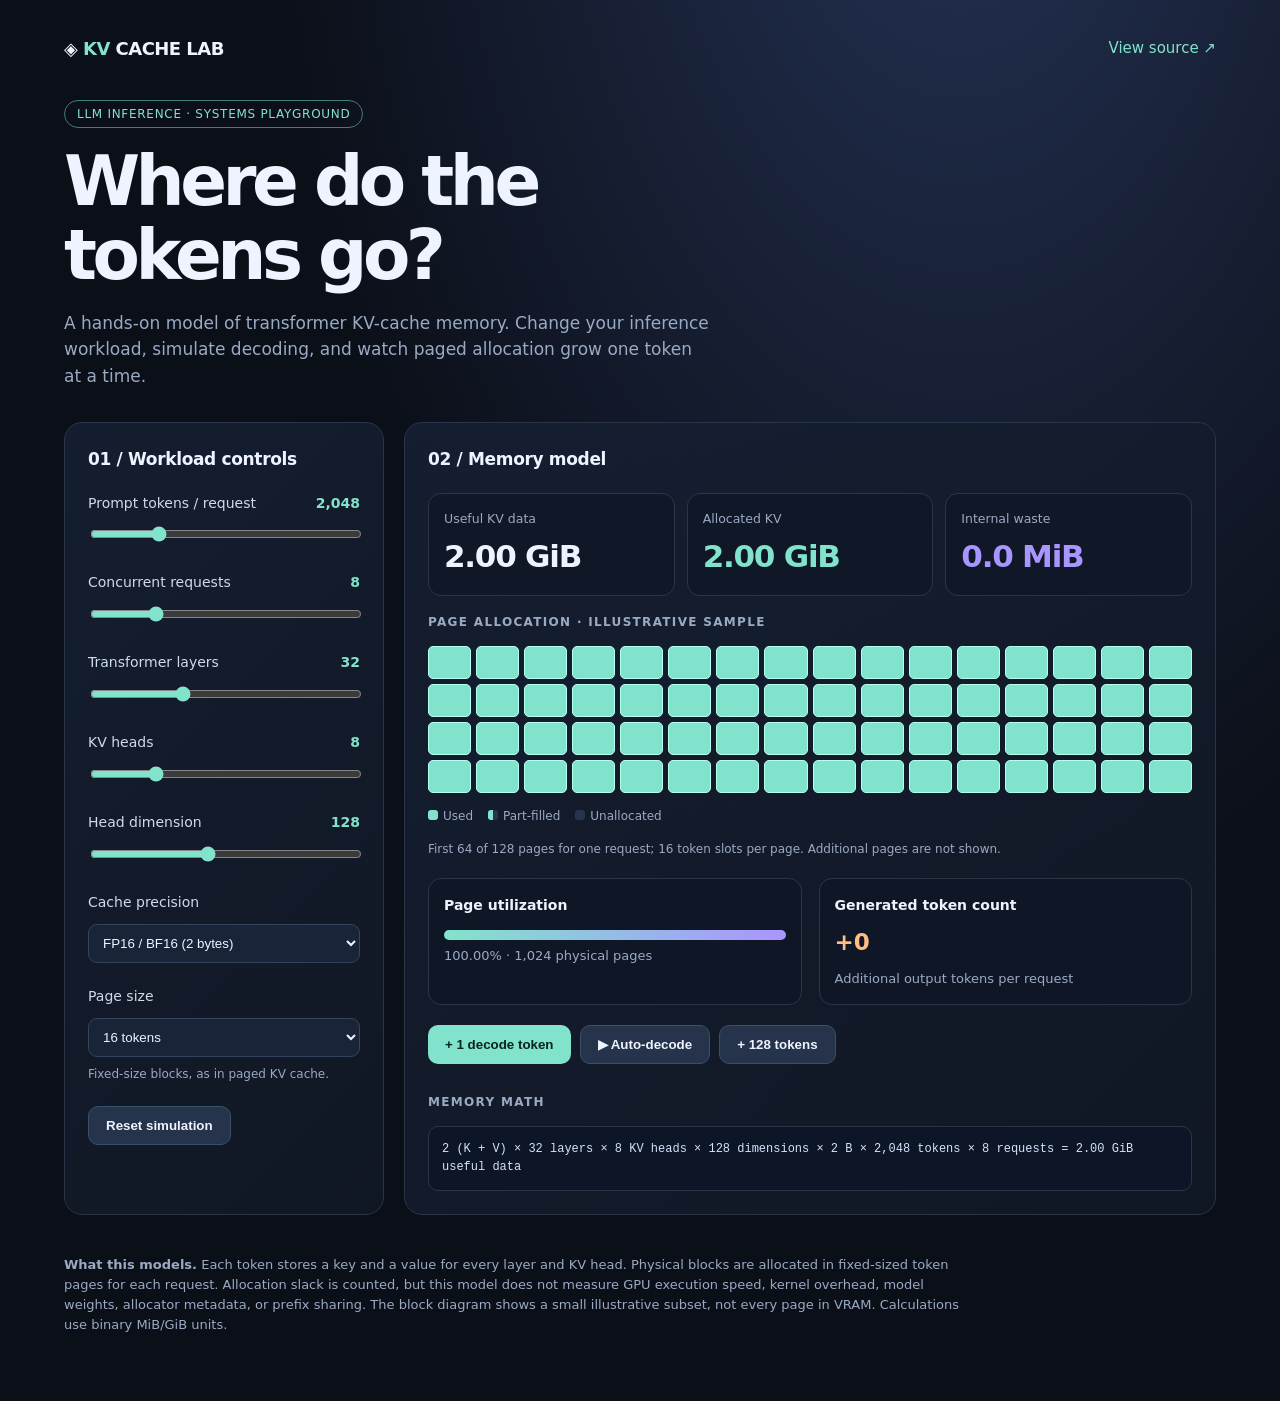
<file: lab/kv-cache/index.html>
<!doctype html>
<html lang="en">
<head>
<meta charset="utf-8"><meta name="viewport" content="width=device-width,initial-scale=1">
<meta name="theme-color" content="#0c101a">
<title>KV Cache Lab — Interactive LLM Memory Visualizer</title>
<meta name="description" content="Explore transformer KV-cache memory, paged allocation and decode token growth in an interactive, dependency-free visualization.">
<style>
:root{color-scheme:dark;--bg:#0b0f18;--panel:#131a28;--panel2:#1b2537;--line:#29364a;--fg:#eef3ff;--muted:#9aaac3;--a:#82e3cc;--b:#a995ff;--c:#ffbd84}
*{box-sizing:border-box}body{margin:0;background:radial-gradient(ellipse at 75% -20%,#253356 0%,transparent 52%),var(--bg);font:15px/1.55 system-ui,-apple-system,Segoe UI,sans-serif;color:var(--fg)}
.wrap{max-width:1200px;margin:auto;padding:35px 24px 65px}header{display:flex;justify-content:space-between;gap:20px;align-items:center;margin-bottom:37px;flex-wrap:wrap}
.logo{font-weight:800;letter-spacing:-.03em;font-size:18px}.logo span{color:var(--a)}a{color:var(--a);text-decoration:none}.tag{display:inline-block;color:var(--a);border:1px solid #417e77;border-radius:30px;padding:4px 12px;font-size:12px;letter-spacing:.06em;text-transform:uppercase}
h1{font-size:clamp(38px,6vw,69px);line-height:1.07;letter-spacing:-.065em;margin:17px 0}.intro{font-size:17px;color:var(--muted);max-width:650px;margin-bottom:33px}
.layout{display:grid;grid-template-columns:320px minmax(0,1fr);gap:20px}.panel{border:1px solid var(--line);background:linear-gradient(135deg,#162033dd,#111825ed);border-radius:18px;padding:23px;min-width:0}.panel h2{font-size:17px;margin:0 0 20px;letter-spacing:-.02em}.field{margin-bottom:23px}.field .fieldhead{display:flex;justify-content:space-between;gap:8px;margin-bottom:10px;color:#cfdaec;font-size:14px}.field output{font-variant-numeric:tabular-nums;color:var(--a);font-weight:700}
input[type=range]{width:100%;accent-color:var(--a);cursor:pointer}.hint{color:var(--muted);font-size:12px;margin-top:8px}
select{width:100%;padding:10px;border-radius:9px;background:#192439;color:var(--fg);border:1px solid #34445d}
.stats{display:grid;grid-template-columns:repeat(3,minmax(0,1fr));gap:12px}.stat{background:#101827;border:1px solid var(--line);border-radius:13px;padding:15px;min-width:0}.stat small{color:var(--muted);display:block}.stat strong{display:block;font-size:clamp(21px,2.7vw,31px);letter-spacing:-.04em;margin-top:4px;font-variant-numeric:tabular-nums}.stat:nth-child(2) strong{color:var(--a)}.stat:nth-child(3) strong{color:var(--b)}
.visual{margin-top:17px}.sectionlabel{font-size:12px;letter-spacing:.11em;color:var(--muted);font-weight:700;text-transform:uppercase;margin:0 0 14px}.legend{display:flex;gap:15px;flex-wrap:wrap;color:var(--muted);font-size:12px;margin:14px 0}.dot{display:inline-block;width:10px;height:10px;border-radius:3px;margin-right:5px}.blocks{display:grid;grid-template-columns:repeat(16,minmax(0,1fr));gap:5px}.block{aspect-ratio:1.3;border-radius:5px;background:#26354d;border:1px solid #455775;transition:background .2s}.block.full{background:var(--a);border-color:#b5fff0}.block.partial{background:linear-gradient(90deg,var(--a) 55%,#26354d 55%)}.block.free{opacity:.55}
.metrics{display:grid;grid-template-columns:1fr 1fr;gap:17px;margin-top:20px}.info{border-radius:13px;background:#0f1726;padding:15px;border:1px solid var(--line)}.info b{font-size:14px}.info p{color:var(--muted);font-size:13px;margin:6px 0 0}.meter{height:10px;border-radius:30px;overflow:hidden;background:#27354d;margin:13px 0 4px}.meter div{height:100%;background:linear-gradient(90deg,var(--a),var(--b));width:0%;transition:width .2s}
.actions{display:flex;gap:9px;flex-wrap:wrap;margin-top:20px}button{border:1px solid #3a5067;border-radius:10px;color:var(--fg);background:#26344b;padding:11px 17px;cursor:pointer;font-weight:700}button.primary{background:var(--a);color:#09231e;border:0}button:disabled{opacity:.55;cursor:default}
footer{color:var(--muted);font-size:13px;margin-top:40px;max-width:900px}.formula{font-family:ui-monospace,SFMono-Regular,Consolas,monospace;color:#d4e2fb;background:#0d1626;border:1px solid var(--line);padding:13px;border-radius:10px;overflow-wrap:anywhere;font-size:12px}
@media(max-width:850px){.layout{grid-template-columns:1fr}.stats{grid-template-columns:repeat(3,1fr)}}@media(max-width:560px){.stats{grid-template-columns:1fr}.metrics{grid-template-columns:1fr}.wrap{padding:21px 14px}.blocks{gap:3px}}
</style>
</head>
<body><div class="wrap">
<header><div class="logo">◈ <span>KV</span> CACHE LAB</div><a href="https://github.com/mneha05/nehamahesh.github.io/tree/main/lab/kv-cache">View source ↗</a></header>
<main>
<div class="tag">LLM inference · Systems playground</div>
<h1>Where do the<br>tokens go?</h1>
<p class="intro">A hands-on model of transformer KV-cache memory. Change your inference workload, simulate decoding, and watch paged allocation grow one token at a time.</p>
<div class="layout">
<aside class="panel">
<h2>01 / Workload controls</h2>
<div class="field"><div class="fieldhead"><label for="context">Prompt tokens / request</label><output id="contextOut"></output></div><input id="context" type="range" min="128" max="8192" step="128" value="2048"></div>
<div class="field"><div class="fieldhead"><label for="batch">Concurrent requests</label><output id="batchOut"></output></div><input id="batch" type="range" min="1" max="32" step="1" value="8"></div>
<div class="field"><div class="fieldhead"><label for="layers">Transformer layers</label><output id="layersOut"></output></div><input id="layers" type="range" min="8" max="80" step="8" value="32"></div>
<div class="field"><div class="fieldhead"><label for="heads">KV heads</label><output id="headsOut"></output></div><input id="heads" type="range" min="1" max="32" step="1" value="8"></div>
<div class="field"><div class="fieldhead"><label for="dim">Head dimension</label><output id="dimOut"></output></div><input id="dim" type="range" min="32" max="256" step="32" value="128"></div>
<div class="field"><div class="fieldhead"><label for="precision">Cache precision</label></div><select id="precision"><option value="2">FP16 / BF16 (2 bytes)</option><option value="1">FP8 / INT8 (1 byte)</option><option value="4">FP32 (4 bytes)</option></select></div>
<div class="field"><div class="fieldhead"><label for="page">Page size</label></div><select id="page"><option value="16">16 tokens</option><option value="32">32 tokens</option><option value="64">64 tokens</option><option value="8">8 tokens</option></select><div class="hint">Fixed-size blocks, as in paged KV cache.</div></div>
<button id="reset">Reset simulation</button>
</aside>
<section class="panel">
<h2>02 / Memory model</h2>
<div class="stats">
<div class="stat"><small>Useful KV data</small><strong id="useful">—</strong></div>
<div class="stat"><small>Allocated KV</small><strong id="allocated">—</strong></div>
<div class="stat"><small>Internal waste</small><strong id="waste">—</strong></div>
</div>
<div class="visual">
<p class="sectionlabel">Page allocation · illustrative sample</p>
<div id="blocks" class="blocks" role="img" aria-label="Illustrative allocated pages"></div>
<div class="legend"><span><i class="dot" style="background:var(--a)"></i>Used</span><span><i class="dot" style="background:linear-gradient(90deg,var(--a) 55%,#26354d 55%)"></i>Part-filled</span><span><i class="dot" style="background:#26354d"></i>Unallocated</span></div>
<div class="hint" id="sampleNote"></div>
</div>
<div class="metrics">
<div class="info"><b>Page utilization</b><div class="meter"><div id="meterFill"></div></div><p id="utilization"></p></div>
<div class="info"><b>Generated token count</b><p id="generated" style="font-size:23px;color:var(--c);font-weight:800;margin:8px 0"></p><p>Additional output tokens per request</p></div>
</div>
<div class="actions"><button id="step" class="primary">+ 1 decode token</button><button id="play">▶ Auto-decode</button><button id="plus">+ 128 tokens</button></div>
<p class="sectionlabel" style="margin-top:29px">Memory math</p><div class="formula" id="formula"></div>
</section>
</div>
<footer><b>What this models.</b> Each token stores a key and a value for every layer and KV head. Physical blocks are allocated in fixed-sized token pages for each request. Allocation slack is counted, but this model does not measure GPU execution speed, kernel overhead, model weights, allocator metadata, or prefix sharing. The block diagram shows a small illustrative subset, not every page in VRAM. Calculations use binary MiB/GiB units.</footer>
</main></div>
<script>
'use strict';
const $=id=>document.getElementById(id);
const inputs=['context','batch','layers','heads','dim','precision','page'];
let generated=0,timer=null;
const fmt=n=>n.toLocaleString('en-US');
const size=n=>n>=1024**3?(n/1024**3).toFixed(2)+' GiB':(n/1024**2).toFixed(1)+' MiB';
function draw(){
 const v=id=>Number($(id).value);
 const context=v('context'),batch=v('batch'),layers=v('layers'),heads=v('heads'),dim=v('dim'),bytes=v('precision'),page=v('page');
 const perToken=2*layers*heads*dim*bytes;
 const tokens=context+generated;
 const pages=Math.ceil(tokens/page);
 const useful=perToken*tokens*batch,allocated=perToken*pages*page*batch,waste=allocated-useful;
 const utilization=100*useful/allocated;
 for(const id of ['context','batch','layers','heads','dim'])$(id+'Out').textContent=fmt(v(id));
 $('useful').textContent=size(useful);$('allocated').textContent=size(allocated);$('waste').textContent=size(waste);
 $('meterFill').style.width=utilization+'%';
 $('utilization').textContent=utilization.toFixed(2)+'% · '+fmt(pages*batch)+' physical pages';
 $('generated').textContent='+'+fmt(generated);
 $('formula').textContent='2 (K + V) × '+layers+' layers × '+heads+' KV heads × '+dim+' dimensions × '+bytes+' B × '+fmt(tokens)+' tokens × '+batch+' requests = '+size(useful)+' useful data';
 const grid=$('blocks');grid.replaceChildren();
 const count=64;const visiblePages=Math.min(pages,64);const partial=tokens%page;
 for(let i=0;i<count;i++){const cell=document.createElement('div');cell.className='block '+(i>=visiblePages?'free':i===visiblePages-1&&partial?'partial':'full');grid.appendChild(cell);}
 $('sampleNote').textContent='First '+fmt(visiblePages)+' of '+fmt(pages)+' pages for one request; '+fmt(page)+' token slots per page. '+(pages>64?'Additional pages are not shown.':'');
}
function stop(){if(timer!==null){clearInterval(timer);timer=null}$('play').textContent='▶ Auto-decode'}
for(const id of inputs)$(id).addEventListener('input',draw);
$('step').addEventListener('click',()=>{generated++;draw()});
$('plus').addEventListener('click',()=>{generated+=128;draw()});
$('reset').addEventListener('click',()=>{stop();generated=0;draw()});
$('play').addEventListener('click',()=>{if(timer!==null){stop();return}$('play').textContent='Ⅱ Pause';timer=setInterval(()=>{generated++;draw();if(generated>=16384)stop()},180)});
draw();
</script>
</body></html>
</file>
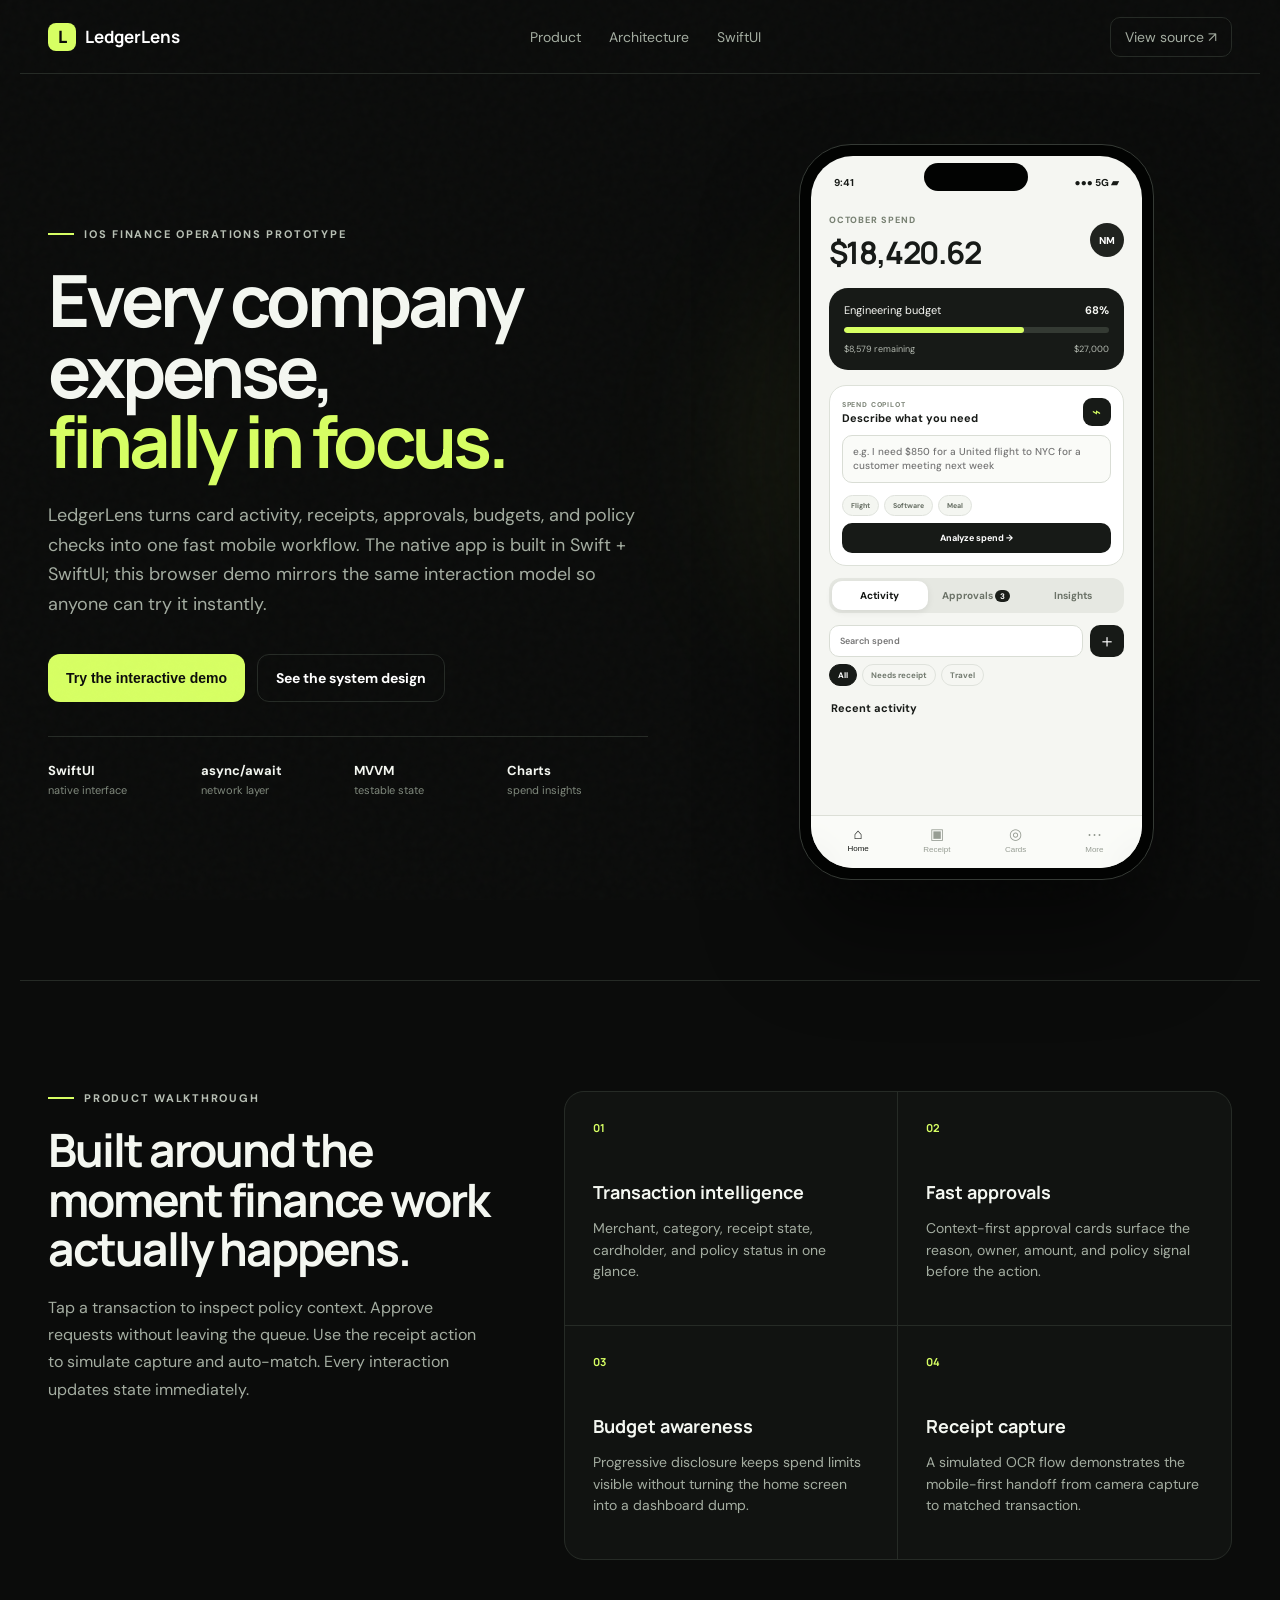
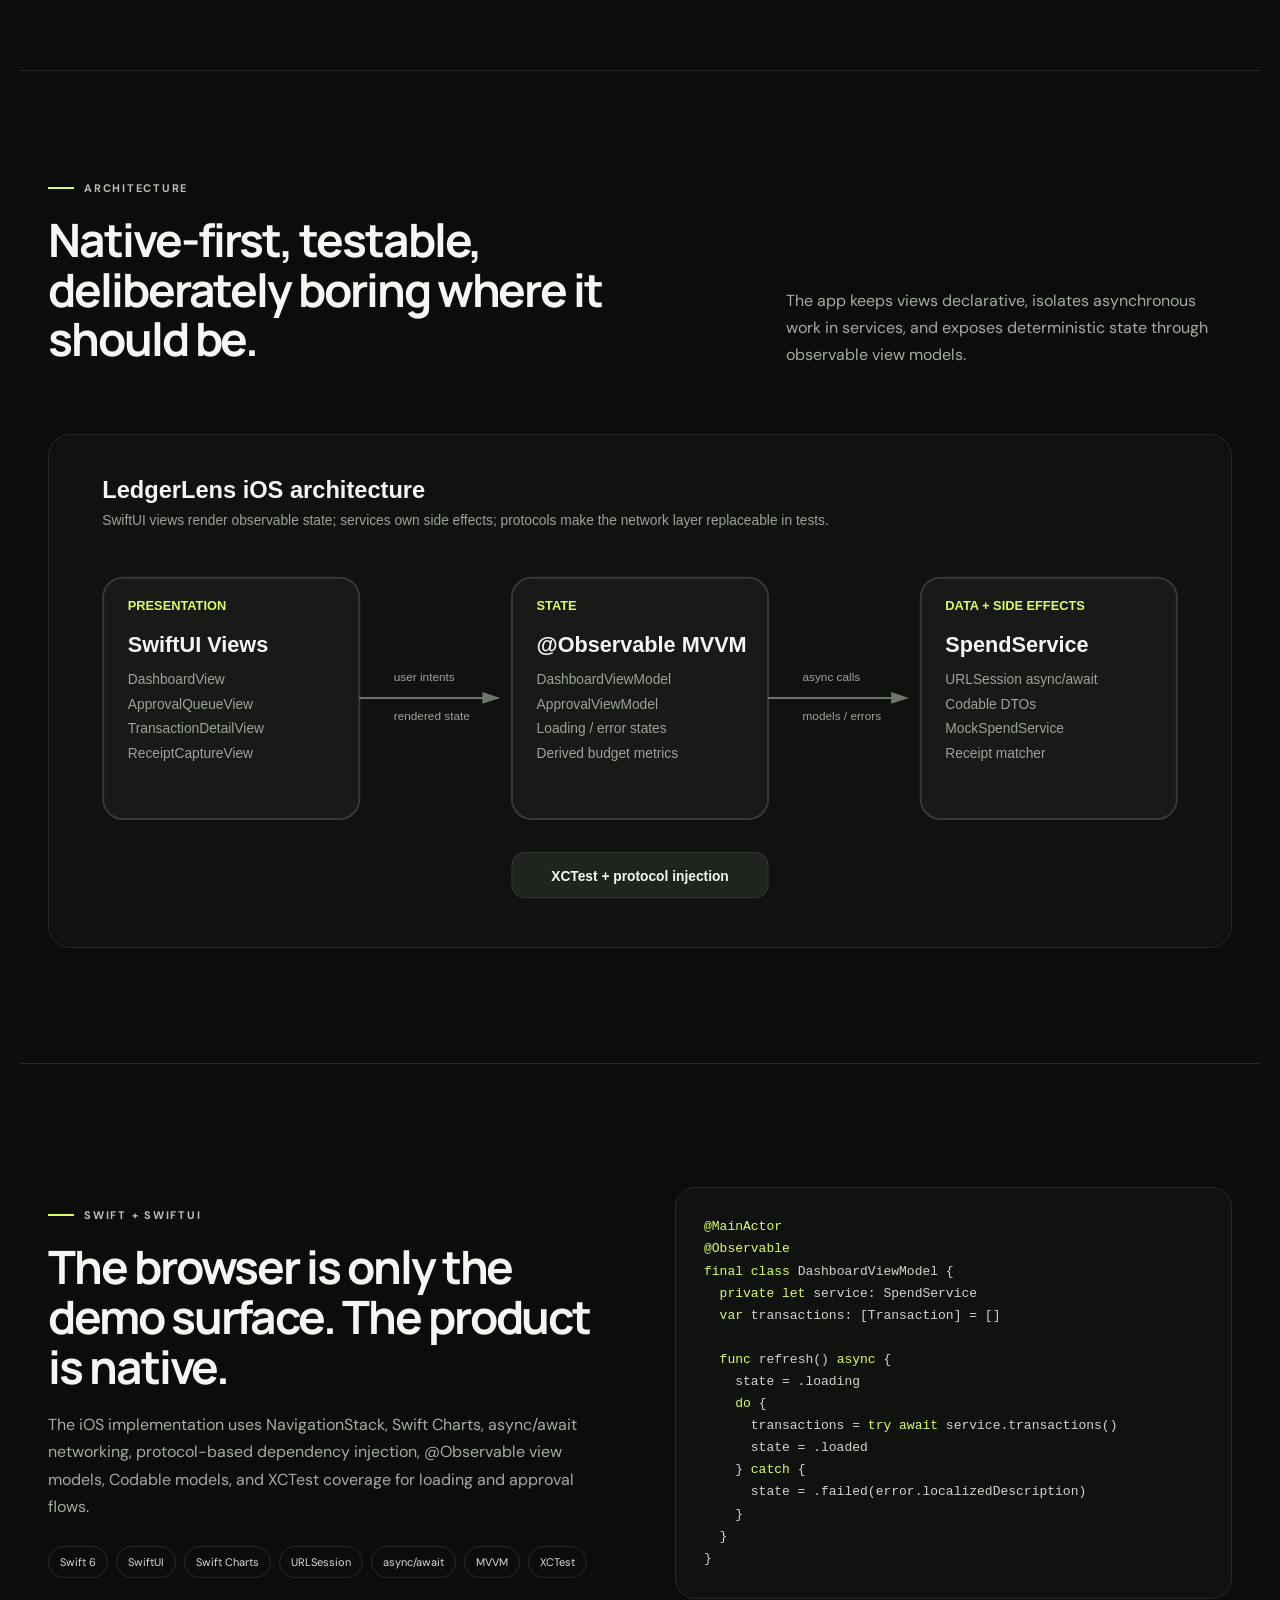
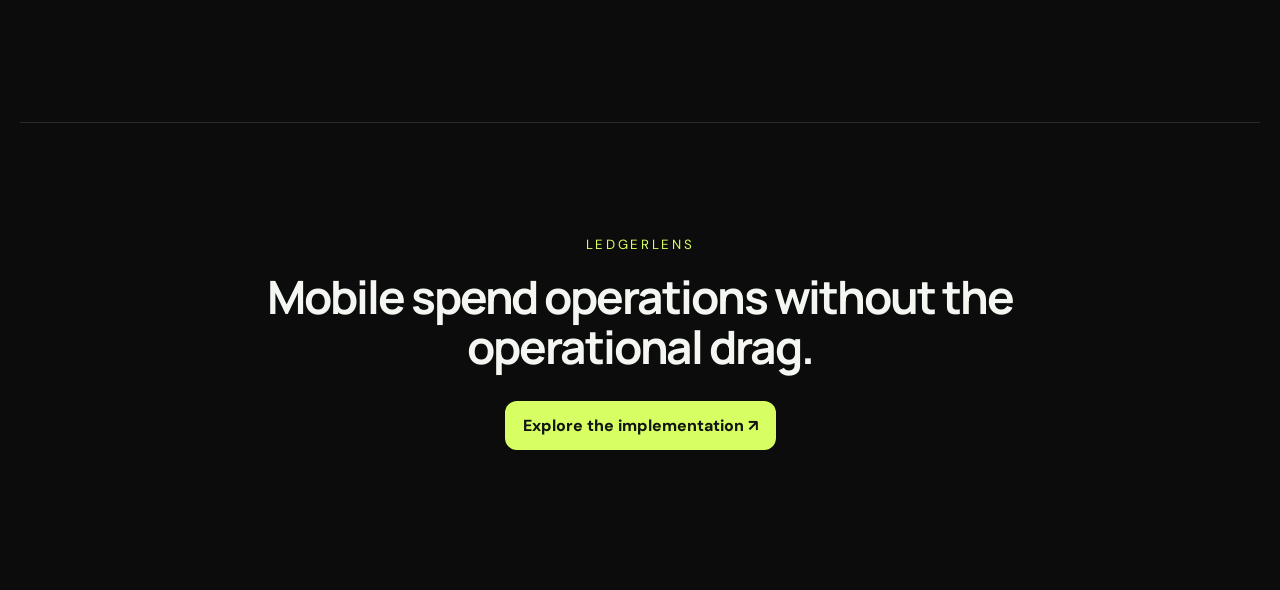
<file: projects/ledgerlens/index.html>
<!doctype html>
<html lang="en">
<head>
  <meta charset="utf-8" />
  <meta name="viewport" content="width=device-width,initial-scale=1" />
  <meta name="theme-color" content="#0a0a0a" />
  <meta name="description" content="LedgerLens — a SwiftUI-first spend operations app for cards, receipts, policy review, approvals, and budget insights." />
  <title>LedgerLens — Spend operations, redesigned</title>
  <link rel="preconnect" href="https://fonts.googleapis.com">
  <link rel="preconnect" href="https://fonts.gstatic.com" crossorigin>
  <link href="https://fonts.googleapis.com/css2?family=DM+Sans:wght@400;500;600;700&family=Manrope:wght@500;600;700;800&display=swap" rel="stylesheet">
  <link rel="stylesheet" href="styles.css" />
</head>
<body>
  <div class="noise"></div>
  <header class="topbar">
    <a class="brand" href="#top"><span class="brand-mark">L</span>LedgerLens</a>
    <nav><a href="#product">Product</a><a href="#architecture">Architecture</a><a href="#native">SwiftUI</a></nav>
    <a class="ghost" href="https://github.com/mneha05/nehamahesh.github.io/tree/main/projects/ledgerlens" target="_blank" rel="noreferrer">View source ↗</a>
  </header>
  <main id="top">
    <section class="hero">
      <div class="hero-copy">
        <div class="eyebrow"><span></span> iOS finance operations prototype</div>
        <h1>Every company expense,<br><em>finally in focus.</em></h1>
        <p>LedgerLens turns card activity, receipts, approvals, budgets, and policy checks into one fast mobile workflow. The native app is built in Swift + SwiftUI; this browser demo mirrors the same interaction model so anyone can try it instantly.</p>
        <div class="hero-actions"><button class="primary" data-scroll="product">Try the interactive demo</button><a class="secondary" href="#architecture">See the system design</a></div>
        <div class="proof"><div><strong>SwiftUI</strong><span>native interface</span></div><div><strong>async/await</strong><span>network layer</span></div><div><strong>MVVM</strong><span>testable state</span></div><div><strong>Charts</strong><span>spend insights</span></div></div>
      </div>
      <div class="phone-shell" aria-label="Interactive LedgerLens phone preview">
        <div class="phone"><div class="island"></div><div class="screen">
          <div class="status"><span>9:41</span><span>●●● 5G ▰</span></div>
          <div class="app-header"><div><small>OCTOBER SPEND</small><h2 id="totalSpend">$18,420.62</h2></div><div class="avatar">NM</div></div>
          <div class="budget-card"><div><span>Engineering budget</span><strong id="budgetPct">68%</strong></div><div class="progress"><i id="progressBar"></i></div><small><span id="remaining">$8,579 remaining</span><span>$27,000</span></small></div>
          <div class="copilot-card">
            <div class="copilot-head"><div><small>SPEND COPILOT</small><b>Describe what you need</b></div><span>⌁</span></div>
            <form id="copilotForm">
              <textarea id="copilotInput" rows="2" placeholder="e.g. I need $850 for a United flight to NYC for a customer meeting next week"></textarea>
              <div class="copilot-examples"><button type="button" data-example="I need $850 for a United flight to NYC for a customer meeting next week">Flight</button><button type="button" data-example="Buy a $79 Figma seat for our new designer">Software</button><button type="button" data-example="Team dinner for 6 people, around $240">Meal</button></div>
              <button class="analyze-btn" type="submit">Analyze spend →</button>
            </form>
            <div id="copilotResult" class="copilot-result" aria-live="polite"></div>
          </div>
          <div class="segmented"><button class="active" data-tab="activity">Activity</button><button data-tab="approvals">Approvals <b>3</b></button><button data-tab="insights">Insights</button></div>
          <div class="tab-panel active" id="activity">
            <div class="activity-tools">
              <input id="searchTx" type="search" placeholder="Search spend" aria-label="Search transactions">
              <button id="addExpenseBtn" class="mini-action">＋</button>
            </div>
            <div class="filter-row"><button class="filter active" data-filter="all">All</button><button class="filter" data-filter="receipt">Needs receipt</button><button class="filter" data-filter="travel">Travel</button></div>
            <div class="section-title"><b>Recent activity</b><span id="txCount"></span></div>
            <div class="tx-list" id="txList"></div>
          </div>
          <div class="tab-panel" id="approvals"><div id="approvalList"></div><div class="empty-state" id="approvalEmpty">✓<b>All caught up</b><span>No requests need review.</span></div></div>
          <div class="tab-panel" id="insights">
            <div class="insight-hero"><small>THIS MONTH</small><strong id="monthChange">↓ 11.8%</strong><span>vs. September</span></div>
            <div class="chart" id="chart"></div><div id="categoryBreakdown"></div>
          </div>
          <div class="tab-panel" id="cards">
            <div class="virtual-card" id="virtualCard"><small>LEDGERLENS BUSINESS</small><b>•••• 4242</b><span>NEHA MAHESH</span><strong id="cardStatus">ACTIVE</strong></div>
            <div class="card-control"><div><b>Freeze card</b><span>Decline new purchases instantly</span></div><label class="switch"><input type="checkbox" id="freezeCard"><i></i></label></div>
            <label class="limit-control"><span>Monthly card limit</span><div><b>$</b><input id="cardLimit" type="number" min="100" step="100" value="5000"></div></label>
            <button id="saveCard" class="wide-dark">Save card controls</button>
          </div>
          <div class="tab-panel" id="more">
            <button id="exportCsv" class="menu-row"><span>⇩</span><div><b>Export transactions</b><small>Download a CSV of current activity</small></div></button>
            <button id="resetDemo" class="menu-row danger-row"><span>↺</span><div><b>Reset demo data</b><small>Restore the original workspace</small></div></button>
          </div>
          <nav class="bottom-nav"><button class="active" data-nav="home">⌂<span>Home</span></button><button id="scanBtn">▣<span>Receipt</span></button><button data-nav="cards">◎<span>Cards</span></button><button data-nav="more">⋯<span>More</span></button></nav>
        </div></div>
      </div>
    </section>
    <section class="feature-strip" id="product">
      <div class="feature-copy"><div class="eyebrow"><span></span> Product walkthrough</div><h2>Built around the moment finance work actually happens.</h2><p>Tap a transaction to inspect policy context. Approve requests without leaving the queue. Use the receipt action to simulate capture and auto-match. Every interaction updates state immediately.</p></div>
      <div class="feature-grid"><article><div class="num">01</div><h3>Transaction intelligence</h3><p>Merchant, category, receipt state, cardholder, and policy status in one glance.</p></article><article><div class="num">02</div><h3>Fast approvals</h3><p>Context-first approval cards surface the reason, owner, amount, and policy signal before the action.</p></article><article><div class="num">03</div><h3>Budget awareness</h3><p>Progressive disclosure keeps spend limits visible without turning the home screen into a dashboard dump.</p></article><article><div class="num">04</div><h3>Receipt capture</h3><p>A simulated OCR flow demonstrates the mobile-first handoff from camera capture to matched transaction.</p></article></div>
    </section>
    <section class="architecture" id="architecture"><div class="section-head"><div><div class="eyebrow"><span></span> Architecture</div><h2>Native-first, testable, deliberately boring where it should be.</h2></div><p>The app keeps views declarative, isolates asynchronous work in services, and exposes deterministic state through observable view models.</p></div><img src="assets/architecture.svg" alt="LedgerLens MVVM architecture diagram" /></section>
    <section class="native" id="native"><div class="native-copy"><div class="eyebrow"><span></span> Swift + SwiftUI</div><h2>The browser is only the demo surface. The product is native.</h2><p>The iOS implementation uses NavigationStack, Swift Charts, async/await networking, protocol-based dependency injection, @Observable view models, Codable models, and XCTest coverage for loading and approval flows.</p><div class="chips"><span>Swift 6</span><span>SwiftUI</span><span>Swift Charts</span><span>URLSession</span><span>async/await</span><span>MVVM</span><span>XCTest</span></div></div>
      <pre><code><span class="kw">@MainActor</span>
<span class="kw">@Observable</span>
<span class="kw">final class</span> DashboardViewModel {
  <span class="kw">private let</span> service: SpendService
  <span class="kw">var</span> transactions: [Transaction] = []

  <span class="kw">func</span> refresh() <span class="kw">async</span> {
    state = .loading
    <span class="kw">do</span> {
      transactions = <span class="kw">try await</span> service.transactions()
      state = .loaded
    } <span class="kw">catch</span> {
      state = .failed(error.localizedDescription)
    }
  }
}</code></pre>
    </section>
    <section class="closing"><small>LEDGERLENS</small><h2>Mobile spend operations without the operational drag.</h2><a href="https://github.com/mneha05/nehamahesh.github.io/tree/main/projects/ledgerlens" target="_blank" rel="noreferrer">Explore the implementation ↗</a></section>
  </main>
  <div class="sheet" id="receiptSheet" aria-hidden="true"><div class="sheet-backdrop" data-close="receiptSheet"></div><div class="sheet-card"><div class="grabber"></div><div class="scan-frame"><div class="receipt-paper"><b id="receiptMerchant">RECEIPT</b><span id="receiptDate">10/03/2026</span><hr><span>Expense</span><strong id="receiptAmount">$0.00</strong></div><div class="scan-line"></div></div><h3 id="receiptTitle">Match a receipt</h3><p id="receiptCopy">Choose a transaction that still needs a receipt.</p><select id="receiptSelect"></select><button id="doneScan">Attach receipt</button></div></div>
  <div class="sheet" id="expenseSheet" aria-hidden="true"><div class="sheet-backdrop" data-close="expenseSheet"></div><form class="sheet-card form-sheet" id="expenseForm"><div class="grabber"></div><h3>Add an expense</h3><label>Merchant<input name="merchant" required placeholder="e.g. Notion"></label><label>Amount<input name="amount" required type="number" min="0.01" step="0.01" placeholder="49.00"></label><label>Category<select name="category"><option>Software</option><option>Travel</option><option>Cloud</option><option>Meals</option></select></label><label class="check-line"><input name="receipt" type="checkbox"> Receipt attached</label><button type="submit">Create transaction</button></form></div>
  <div class="sheet" id="detailSheet" aria-hidden="true"><div class="sheet-backdrop" data-close="detailSheet"></div><div class="sheet-card detail-card"><div class="grabber"></div><div id="detailContent"></div><button data-close="detailSheet">Done</button></div></div>
  <div class="toast" id="toast">Approved</div>
  <script src="app.js"></script>
</body>
</html>
</file>
<file: projects/ledgerlens/styles.css>
:root{--bg:#0b0c0b;--panel:#111311;--panel2:#171a17;--line:#262b26;--text:#f4f7f1;--muted:#a4ada1;--lime:#d7ff63;--danger:#ff776d}*{box-sizing:border-box}html{scroll-behavior:smooth}body{margin:0;background:var(--bg);color:var(--text);font-family:"DM Sans",sans-serif}.noise{position:fixed;inset:0;pointer-events:none;opacity:.025;background-image:url("data:image/svg+xml,%3Csvg viewBox='0 0 140 140' xmlns='http://www.w3.org/2000/svg'%3E%3Cfilter id='n'%3E%3CfeTurbulence type='fractalNoise' baseFrequency='.9' numOctaves='4' stitchTiles='stitch'/%3E%3C/filter%3E%3Crect width='100%25' height='100%25' filter='url(%23n)' opacity='.8'/%3E%3C/svg%3E")}.topbar{height:74px;max-width:1240px;margin:auto;padding:0 28px;display:flex;align-items:center;justify-content:space-between;border-bottom:1px solid var(--line);position:relative;z-index:5}.brand{color:#fff;text-decoration:none;font:700 17px Manrope;display:flex;align-items:center;gap:9px}.brand-mark{width:28px;height:28px;border-radius:8px;background:var(--lime);color:#0a0b09;display:grid;place-items:center;font-weight:800}.topbar nav{display:flex;gap:28px}.topbar nav a,.ghost{color:var(--muted);text-decoration:none;font-size:14px}.ghost{border:1px solid var(--line);padding:10px 14px;border-radius:10px}.hero{min-height:790px;max-width:1240px;margin:auto;padding:70px 28px 100px;display:grid;grid-template-columns:1.08fr .92fr;gap:72px;align-items:center}.eyebrow{display:flex;align-items:center;gap:10px;text-transform:uppercase;letter-spacing:.16em;font-size:11px;font-weight:700;color:#b8c0b5}.eyebrow span{width:26px;height:2px;background:var(--lime)}h1,h2,h3{font-family:Manrope,sans-serif}.hero h1{font-size:72px;line-height:.98;letter-spacing:-.055em;margin:24px 0}.hero h1 em{font-style:normal;color:var(--lime)}.hero-copy>p{font-size:18px;line-height:1.65;color:var(--muted);max-width:660px}.hero-actions{display:flex;gap:12px;margin:34px 0}.primary,.secondary{border-radius:12px;padding:14px 18px;font-weight:700;font-size:14px;text-decoration:none;border:0}.primary{background:var(--lime);color:#0b0c0b}.secondary{background:transparent;color:#fff;border:1px solid var(--line)}.proof{display:grid;grid-template-columns:repeat(4,1fr);gap:12px;border-top:1px solid var(--line);padding-top:25px;margin-top:32px}.proof div{display:flex;flex-direction:column;gap:4px}.proof strong{font-size:13px}.proof span{color:#7f887c;font-size:11px}.phone-shell{display:flex;justify-content:center;position:relative}.phone-shell:before{content:"";position:absolute;width:430px;height:430px;background:rgba(215,255,99,.09);filter:blur(80px);border-radius:50%;top:90px}.phone{width:355px;background:#020302;border:1px solid #353a35;border-radius:52px;padding:11px;box-shadow:0 55px 90px rgba(0,0,0,.5);position:relative;z-index:2}.screen{height:712px;background:#f5f6f2;color:#171a17;border-radius:42px;overflow:hidden;position:relative;padding:18px 18px 78px}.island{position:absolute;z-index:5;left:50%;transform:translateX(-50%);top:18px;width:104px;height:28px;background:#020302;border-radius:20px}.status{display:flex;justify-content:space-between;font-size:10px;font-weight:700;padding:2px 5px 18px}.app-header{display:flex;align-items:center;justify-content:space-between}.app-header small{font-size:9px;letter-spacing:.1em;color:#778072;font-weight:800}.app-header h2{font-size:31px;margin:3px 0 0;letter-spacing:-.04em}.avatar{width:34px;height:34px;background:#20231f;color:#fff;border-radius:50%;display:grid;place-items:center;font-size:10px;font-weight:800}.budget-card{background:#171a17;color:#f6f7f3;border-radius:19px;padding:15px;margin:15px 0}.budget-card>div:first-child,.budget-card small{display:flex;justify-content:space-between}.budget-card>div:first-child{font-size:11px}.budget-card small{font-size:9px;color:#b2b8af}.progress{height:6px;background:#343a33;border-radius:10px;margin:10px 0;overflow:hidden}.progress i{display:block;height:100%;width:68%;background:var(--lime);border-radius:10px}.segmented{background:#e6e8e2;border-radius:12px;display:grid;grid-template-columns:repeat(3,1fr);padding:3px;margin-bottom:12px}.segmented button{background:transparent;border:0;border-radius:10px;padding:8px 4px;font:700 10px "DM Sans";color:#6c7368}.segmented button.active{background:#fff;color:#121512;box-shadow:0 2px 7px rgba(0,0,0,.08)}.segmented b{background:#1b1e1a;color:#fff;border-radius:50px;padding:1px 5px;font-size:8px}.tab-panel{display:none}.tab-panel.active{display:block}.section-title{display:flex;justify-content:space-between;align-items:center;font-size:11px;margin:12px 2px 7px}.section-title span{color:#7c8479}.tx{display:grid;grid-template-columns:38px 1fr auto;gap:10px;align-items:center;padding:10px 2px;border-bottom:1px solid #e4e6df;cursor:pointer}.tx-icon,.merchant-icon{width:36px;height:36px;border-radius:11px;background:#fff;display:grid;place-items:center;font-weight:800;box-shadow:0 2px 8px rgba(0,0,0,.06)}.tx div:nth-child(2){display:flex;flex-direction:column}.tx b{font-size:11px}.tx span{font-size:9px;color:#7b8276;margin-top:2px}.tx strong{font-size:11px;text-align:right}.tx strong small{display:block;color:#c37a2c;font-size:8px;margin-top:2px}.approval{background:#fff;border-radius:16px;padding:13px;margin-bottom:10px;box-shadow:0 3px 14px rgba(0,0,0,.05)}.approval-top{display:grid;grid-template-columns:36px 1fr auto;gap:9px;align-items:center}.approval-top div:nth-child(2){display:flex;flex-direction:column}.approval-top b,.approval-top strong{font-size:11px}.approval-top span,.approval p{font-size:9px;color:#7d8578}.approval p{margin:9px 0}.policy{border-radius:8px;padding:7px 8px;font-size:8px;font-weight:700}.policy.ok{background:#edf7e2;color:#50722e}.policy.warn{background:#fff3da;color:#8d641d}.approve-actions{display:grid;grid-template-columns:1fr 1.25fr;gap:7px;margin-top:9px}.approve-actions button{border:0;border-radius:9px;padding:9px;font:700 9px "DM Sans"}.deny{background:#eff0ec}.approve{background:#181b17;color:#fff}.insight-hero{background:#171a17;color:#fff;border-radius:16px;padding:14px;display:grid;grid-template-columns:1fr auto;align-items:end}.insight-hero small{font-size:8px;color:#aeb5aa;grid-column:1/-1}.insight-hero strong{font-size:28px;color:var(--lime)}.insight-hero span{font-size:9px;color:#aeb5aa;padding-bottom:5px}.chart{height:150px;margin:13px 0;display:flex;align-items:end;gap:6px;padding:10px 5px;border-bottom:1px solid #dfe2db}.bar{flex:1;background:#20241f;border-radius:5px 5px 0 0;min-height:12px;transition:.5s}.bar:last-child{background:#a7c64e}.insight-row{display:flex;justify-content:space-between;padding:9px 2px;border-bottom:1px solid #e2e4df;font-size:10px}.dot{display:inline-block;width:7px;height:7px;border-radius:50%;margin-right:7px}.software{background:#1d211c}.travel{background:#7d9760}.cloud{background:#bacfa5}.bottom-nav{position:absolute;bottom:0;left:0;right:0;background:rgba(250,251,248,.95);backdrop-filter:blur(12px);border-top:1px solid #dcdfd7;display:grid;grid-template-columns:repeat(4,1fr);padding:8px 8px 13px}.bottom-nav button{background:none;border:0;color:#979d94;font-size:15px;display:flex;flex-direction:column;gap:2px;align-items:center}.bottom-nav button span{font-size:8px}.bottom-nav button.active{color:#161916}.feature-strip,.architecture,.native,.closing{max-width:1240px;margin:auto;padding:110px 28px;border-top:1px solid var(--line)}.feature-strip{display:grid;grid-template-columns:.8fr 1.2fr;gap:70px}.feature-copy h2,.section-head h2,.native h2,.closing h2{font-size:46px;line-height:1.08;letter-spacing:-.045em;margin:20px 0}.feature-copy p,.section-head p,.native p{color:var(--muted);line-height:1.7}.feature-grid{display:grid;grid-template-columns:repeat(2,1fr);gap:1px;background:var(--line);border:1px solid var(--line);border-radius:20px;overflow:hidden}.feature-grid article{background:var(--panel);padding:28px;min-height:220px}.num{color:var(--lime);font:700 11px Manrope}.feature-grid h3{font-size:18px;margin:45px 0 10px}.feature-grid p{font-size:14px;color:var(--muted);line-height:1.55}.section-head{display:grid;grid-template-columns:1.2fr .8fr;gap:70px;align-items:end}.architecture>img{width:100%;margin-top:50px;border:1px solid var(--line);border-radius:22px;background:#101210}.native{display:grid;grid-template-columns:1fr 1fr;gap:70px;align-items:center}.chips{display:flex;flex-wrap:wrap;gap:8px;margin-top:26px}.chips span{border:1px solid var(--line);border-radius:50px;padding:8px 11px;font-size:11px;color:#d7ddd3}.native pre{background:#101210;border:1px solid var(--line);border-radius:20px;padding:28px;overflow:auto;line-height:1.7;color:#cdd5c9}.native code{font-size:13px}.kw{color:var(--lime)}.closing{text-align:center;padding-bottom:140px}.closing small{color:var(--lime);letter-spacing:.2em}.closing h2{max-width:760px;margin:18px auto 30px}.closing a{display:inline-block;background:var(--lime);color:#11140f;border-radius:12px;padding:14px 18px;text-decoration:none;font-weight:800}.sheet{display:none;position:fixed;inset:0;z-index:20}.sheet.open{display:block}.sheet-backdrop{position:absolute;inset:0;background:rgba(0,0,0,.62);backdrop-filter:blur(4px)}.sheet-card{position:absolute;bottom:0;left:50%;transform:translateX(-50%);width:min(430px,100%);background:#f5f6f2;color:#171a17;border-radius:28px 28px 0 0;padding:12px 24px 28px;text-align:center}.grabber{width:42px;height:5px;border-radius:9px;background:#c8cbc4;margin:0 auto 18px}.scan-frame{height:225px;border:1.5px dashed #8a9186;border-radius:18px;position:relative;overflow:hidden;display:grid;place-items:center;background:#eceee8}.receipt-paper{width:150px;height:185px;background:#fff;padding:20px 15px;display:flex;flex-direction:column;gap:8px;text-align:left;box-shadow:0 8px 25px rgba(0,0,0,.12);transform:rotate(-2deg)}.receipt-paper b{font-size:12px}.receipt-paper span{font-size:9px;color:#777}.receipt-paper strong{font-size:25px;margin-top:auto}.scan-line{position:absolute;left:10px;right:10px;height:2px;background:#79a000;box-shadow:0 0 12px #a8d33f;animation:scan 1.8s infinite alternate}@keyframes scan{from{top:18px}to{top:205px}}.sheet-card h3{font-size:22px;margin:18px 0 5px}.sheet-card p{font-size:13px;color:#697064;line-height:1.5}.sheet-card button{width:100%;border:0;background:#171a17;color:#fff;padding:14px;border-radius:12px;font-weight:800}.toast{position:fixed;left:50%;bottom:36px;transform:translate(-50%,20px);opacity:0;background:#20241f;color:#fff;padding:10px 16px;border-radius:10px;font-size:12px;z-index:30;transition:.25s}.toast.show{opacity:1;transform:translate(-50%,0)}@media(max-width:900px){.topbar nav{display:none}.ghost{display:none}.hero{grid-template-columns:1fr;padding-top:45px}.hero h1{font-size:50px}.phone-shell{margin-top:20px}.feature-strip,.native,.section-head{grid-template-columns:1fr}.feature-strip,.native,.section-head{gap:32px}.feature-copy h2,.section-head h2,.native h2,.closing h2{font-size:36px}}@media(max-width:520px){.hero{padding-left:18px;padding-right:18px}.hero h1{font-size:43px}.proof{grid-template-columns:repeat(2,1fr)}.phone{width:340px}.feature-grid{grid-template-columns:1fr}.topbar{padding:0 18px}.feature-strip,.architecture,.native,.closing{padding-left:18px;padding-right:18px}}
.activity-tools{display:grid;grid-template-columns:1fr 34px;gap:7px;margin:9px 0 7px}.activity-tools input{border:1px solid #d9ddd5;background:#fff;border-radius:10px;padding:9px 10px;font:600 9px "DM Sans";outline:none}.mini-action{border:0;border-radius:10px;background:#171a17;color:#fff;font-size:18px}.filter-row{display:flex;gap:5px;overflow:auto;padding-bottom:3px}.filter{border:1px solid #dfe2dc;background:transparent;border-radius:50px;padding:5px 8px;font:700 8px "DM Sans";white-space:nowrap;color:#737b70}.filter.active{background:#171a17;color:#fff;border-color:#171a17}.tx{width:100%;border:0;background:transparent;text-align:left;font:inherit}.tx small.goodflag{color:#5e8251}.empty-mini,.empty-state{color:#8a9186;text-align:center;font-size:10px}.empty-mini{padding:28px 5px}.empty-state{display:none;flex-direction:column;align-items:center;gap:5px;padding:70px 20px}.empty-state:first-letter{font-size:28px}.virtual-card{height:170px;border-radius:20px;background:linear-gradient(145deg,#20231f,#0d0f0d);color:#fff;padding:19px;display:flex;flex-direction:column;box-shadow:0 16px 30px rgba(0,0,0,.16);transition:.25s}.virtual-card small{font-size:8px;letter-spacing:.12em;color:#c8cec3}.virtual-card b{font-size:20px;letter-spacing:.08em;margin:auto 0 8px}.virtual-card span{font-size:9px}.virtual-card strong{font-size:8px;margin-top:4px;color:var(--lime)}.virtual-card.frozen{filter:grayscale(1);opacity:.65}.virtual-card.frozen strong{color:#fff}.card-control{display:flex;align-items:center;justify-content:space-between;padding:15px 3px;border-bottom:1px solid #e0e3dc}.card-control>div{display:flex;flex-direction:column}.card-control b{font-size:11px}.card-control span,.limit-control>span{font-size:8px;color:#7d8579;margin-top:2px}.switch{position:relative;width:37px;height:22px}.switch input{display:none}.switch i{position:absolute;inset:0;background:#d1d5ce;border-radius:30px;transition:.2s}.switch i:after{content:"";position:absolute;width:16px;height:16px;left:3px;top:3px;background:#fff;border-radius:50%;transition:.2s;box-shadow:0 1px 4px rgba(0,0,0,.2)}.switch input:checked+i{background:#171a17}.switch input:checked+i:after{transform:translateX(15px)}.limit-control{display:block;padding:14px 3px}.limit-control>div{display:flex;align-items:center;background:#fff;border:1px solid #dfe2dc;border-radius:10px;padding:8px 10px;margin-top:7px}.limit-control input{width:100%;border:0;outline:0;font:700 12px "DM Sans";background:transparent}.wide-dark{width:100%;border:0;border-radius:10px;background:#171a17;color:#fff;padding:11px;font:700 9px "DM Sans"}.menu-row{width:100%;display:grid;grid-template-columns:35px 1fr;gap:8px;align-items:center;border:0;background:#fff;padding:13px;border-radius:13px;margin-bottom:8px;text-align:left}.menu-row>span{width:35px;height:35px;background:#eef0eb;border-radius:10px;display:grid;place-items:center;font-size:18px}.menu-row div{display:flex;flex-direction:column}.menu-row b{font-size:10px}.menu-row small{font-size:8px;color:#7c8478;margin-top:2px}.danger-row b{color:#b7473f}.form-sheet{text-align:left}.form-sheet h3{margin-bottom:18px}.form-sheet label{display:flex;flex-direction:column;font-size:10px;font-weight:700;margin:10px 0;gap:5px}.form-sheet input,.form-sheet select{border:1px solid #d8dcd5;border-radius:10px;padding:11px;background:#fff;font:500 12px "DM Sans"}.form-sheet .check-line{flex-direction:row;align-items:center;font-weight:600}.form-sheet .check-line input{width:auto}.detail-card{text-align:center}.detail-icon{width:55px;height:55px;margin:8px auto;border-radius:15px;background:#fff;display:grid;place-items:center;font-size:24px;box-shadow:0 5px 20px rgba(0,0,0,.08)}.detail-card h3{margin:10px 0 3px}.detail-amount{font:800 30px Manrope;margin-bottom:18px}.detail-card dl{margin:0 0 18px}.detail-card dl div{display:flex;justify-content:space-between;gap:16px;border-top:1px solid #e0e3dd;padding:10px 2px;font-size:10px;text-align:left}.detail-card dt{color:#7b8378}.detail-card dd{margin:0;font-weight:700;text-align:right}.inline-attach{margin-bottom:8px!important;background:#e7ebe3!important;color:#1a1d19!important}.receipt-paper+ .scan-line{}.sheet-card select{width:100%;margin:8px 0 12px;border:1px solid #d7dbd4;border-radius:10px;padding:10px;background:white;font:600 10px "DM Sans"}

.copilot-card{background:#fff;border:1px solid #dde1d9;border-radius:17px;padding:12px;margin:12px 0}.copilot-head{display:flex;justify-content:space-between;align-items:center;margin-bottom:9px}.copilot-head>div{display:flex;flex-direction:column}.copilot-head small{font-size:7px;letter-spacing:.12em;color:#7d8578;font-weight:800}.copilot-head b{font-size:11px;margin-top:2px}.copilot-head>span{width:28px;height:28px;border-radius:9px;background:#171a17;color:var(--lime);display:grid;place-items:center;font-size:15px}.copilot-card textarea{width:100%;resize:none;border:1px solid #d9ddd5;border-radius:10px;padding:9px 10px;font:500 10px/1.4 "DM Sans";outline:none;background:#fafbf8}.copilot-card textarea:focus{border-color:#9fad87}.copilot-examples{display:flex;gap:5px;margin:7px 0}.copilot-examples button{border:1px solid #dfe2dc;background:#f4f6f1;border-radius:50px;padding:5px 8px;font:700 7px "DM Sans";color:#656d62}.analyze-btn{width:100%;border:0;background:#171a17;color:#fff;border-radius:10px;padding:9px;font:700 9px "DM Sans"}.copilot-result{display:none;margin-top:10px;border-top:1px solid #e1e4de;padding-top:10px}.copilot-result.visible{display:block}.result-status{display:flex;gap:9px;align-items:center;border-radius:11px;padding:9px}.result-status>span{width:25px;height:25px;border-radius:50%;display:grid;place-items:center;font-weight:900}.result-status>div{display:flex;flex-direction:column}.result-status small{font-size:6px;letter-spacing:.1em;font-weight:800}.result-status b{font-size:11px;margin-top:1px}.result-status.good{background:#edf7e6;color:#35572c}.result-status.good>span{background:#d7edc9}.result-status.warn{background:#fff3d9;color:#7b571a}.result-status.warn>span{background:#f5dfad}.result-status.bad{background:#fde8e6;color:#883b35}.result-status.bad>span{background:#f3c9c5}.result-grid{display:grid;grid-template-columns:1fr 1fr;gap:7px;margin:8px 0}.result-grid>div{background:#f4f6f1;border-radius:9px;padding:8px;display:flex;flex-direction:column}.result-grid small,.result-policy>small{font-size:6px;letter-spacing:.1em;color:#7b8377;font-weight:800}.result-grid b{font-size:9px;margin-top:2px;word-break:break-word}.result-policy{border:1px solid #e0e4dc;border-radius:9px;padding:8px}.result-policy ul{margin:5px 0 0;padding-left:14px}.result-policy li{font-size:8px;color:#596156;margin:3px 0}.result-actions{display:grid;grid-template-columns:1.4fr .6fr;gap:6px;margin-top:8px}.result-actions button{border:0;border-radius:9px;padding:8px;font:700 8px "DM Sans"}.result-actions button:first-child{background:#171a17;color:#fff}.result-actions button:last-child{background:#eef0eb;color:#4f564c}
</file>
